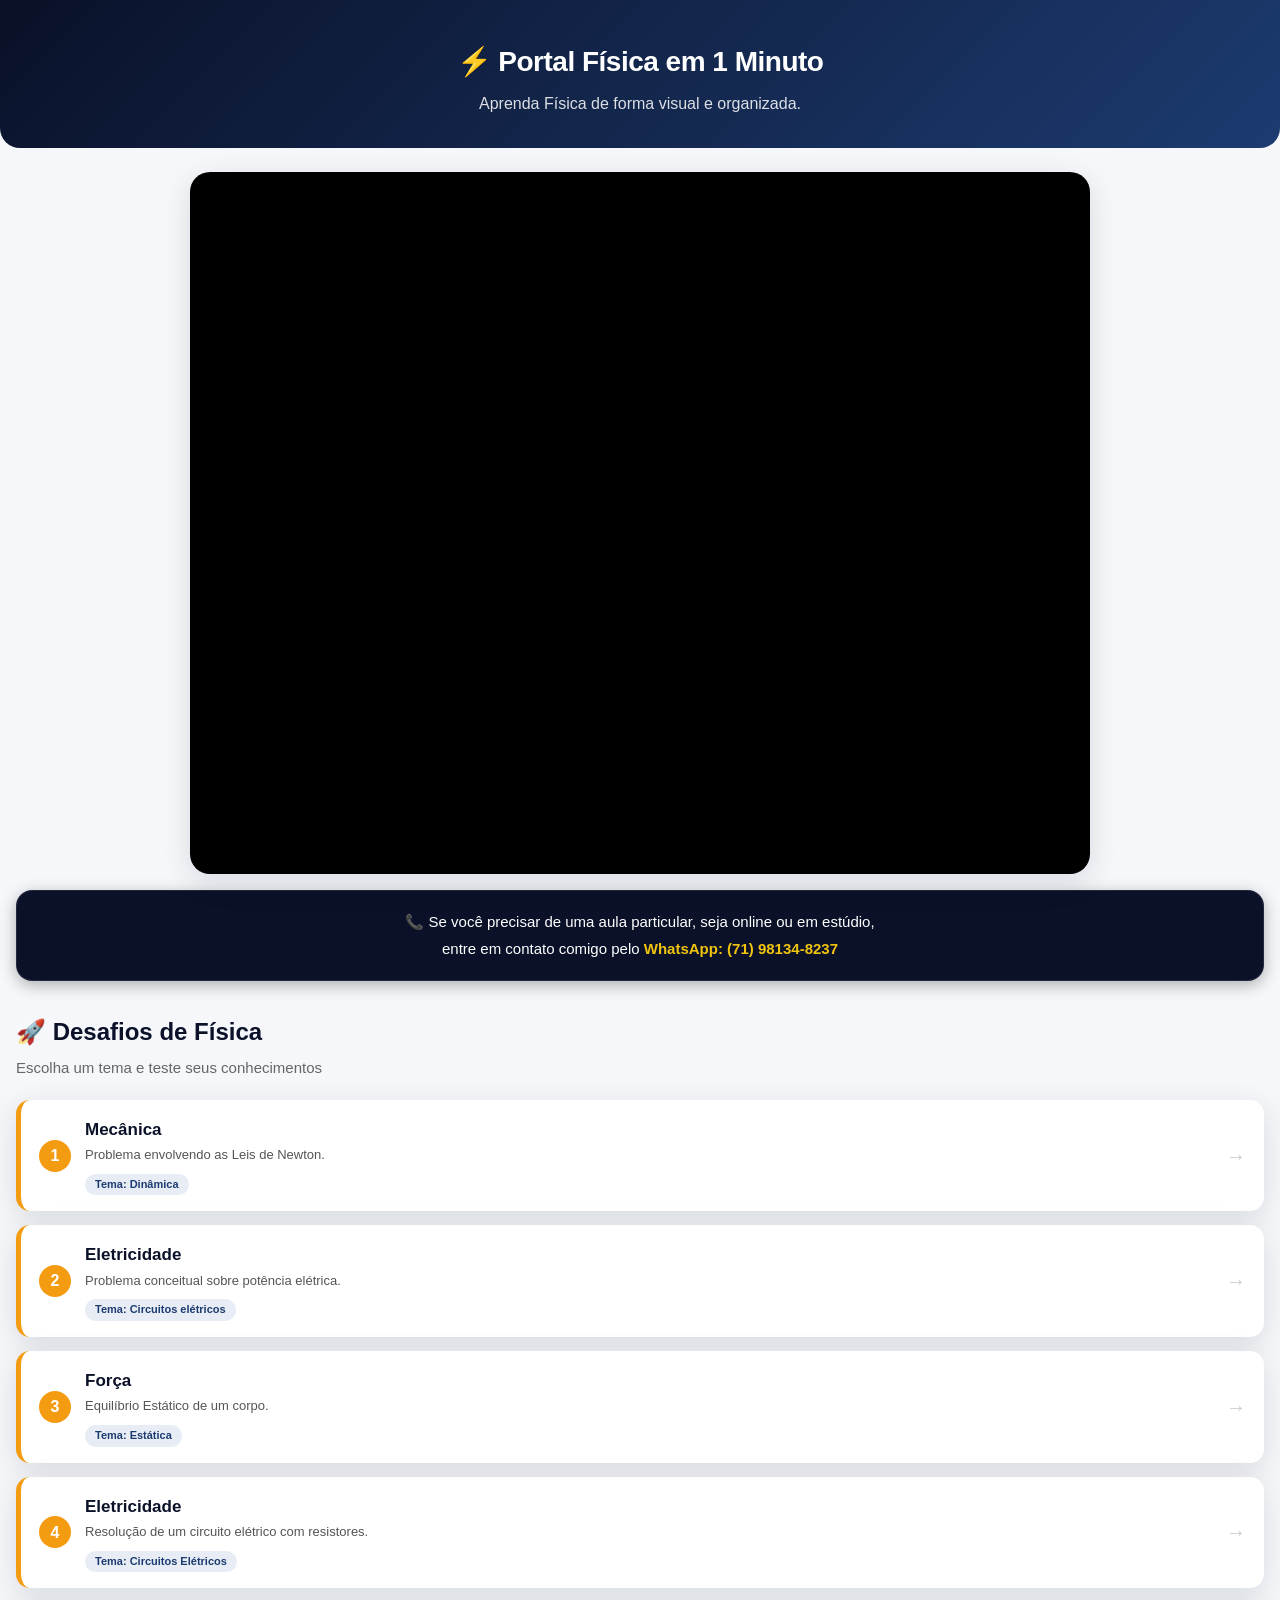
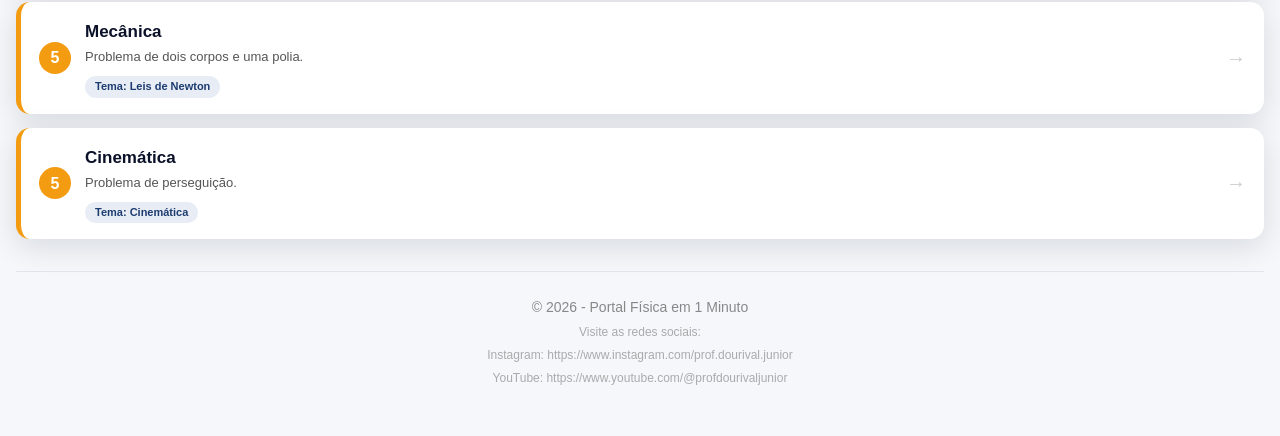
<file: index.html>
<!DOCTYPE html>
<html lang="pt-br">
<head>
  <meta charset="UTF-8">
  <meta name="viewport" content="width=device-width, initial-scale=1.0, maximum-scale=1.0, user-scalable=yes">
  <title>Física em 1 Minuto</title>
  <link rel="stylesheet" href="style.css">
</head>
<body>

  <!-- HEADER COM GRADIENTE -->
  <header class="hero">
    <div class="hero-content">
      <h1>⚡ Portal Física em 1 Minuto</h1>
      <p>Aprenda Física de forma visual e organizada.</p>
    </div>
  </header>

<!-- VÍDEO INTRODUTÓRIO COM YOUTUBE -->
<section class="video-section">
  <div class="video-wrapper">
    <iframe 
      id="videoFisica"
      class="video-player" 
      src="https://www.youtube.com/embed/FFSEg3pzjQE?modestbranding=1&showinfo=0&rel=0" 
      title="Vídeo aula" 
      frameborder="0" 
      allow="accelerometer; autoplay; clipboard-write; encrypted-media; gyroscope; picture-in-picture" 
      allowfullscreen>
    </iframe>
  </div>
  
  <!-- QUADRO PRETO COM TEXTO DE CONTATO -->
  <div class="contato-box">
    <p>📞 Se você precisar de uma aula particular, seja online ou em estúdio,</p>
    <p>entre em contato comigo pelo <strong>WhatsApp: (71) 98134-8237</strong></p>
  </div>
</section>    

  <!-- DESAFIOS ORGANIZADOS -->
  <section class="desafios">
    <h2>🚀 Desafios de Física</h2>
    <p class="subtitulo">Escolha um tema e teste seus conhecimentos</p>

    <div class="desafio-grid">

      <!-- Desafio 1 -->
      <a href="desafio1.html" class="desafio-card">
        <span class="badge">1</span>
        <div class="card-content">
          <h3>Mecânica</h3>
          <p>Problema envolvendo as Leis de Newton.</p>
          <span class="tema">Tema: Dinâmica</span>
        </div>
        <div class="card-arrow">→</div>
      </a>

      <!-- Desafio 2 -->
      <a href="desafio2.html" class="desafio-card">
        <span class="badge">2</span>
        <div class="card-content">
          <h3>Eletricidade</h3>
          <p>Problema conceitual sobre potência elétrica.</p>
          <span class="tema">Tema: Circuitos elétricos</span>
        </div>
        <div class="card-arrow">→</div>
      </a>

      <!-- Desafio 3 -->
      <a href="desafio3.html" class="desafio-card">
        <span class="badge">3</span>
        <div class="card-content">
          <h3>Força</h3>
          <p>Equilíbrio Estático de um corpo.</p>
          <span class="tema">Tema: Estática</span>
        </div>
        <div class="card-arrow">→</div>
      </a>

      <!-- Desafio 4 -->
      <a href="desafio4.html" class="desafio-card">
        <span class="badge">4</span>
        <div class="card-content">
          <h3>Eletricidade</h3>
          <p>Resolução de um circuito elétrico com resistores.</p>
          <span class="tema">Tema: Circuitos Elétricos</span>
        </div>
        <div class="card-arrow">→</div>
      </a>

      <!-- Desafio 5 -->
      <a href="desafio5.html" class="desafio-card">
        <span class="badge">5</span>
        <div class="card-content">
          <h3>Mecânica</h3>
          <p>Problema de dois corpos e uma polia.</p>
          <span class="tema">Tema: Leis de Newton</span>
        </div>
        <div class="card-arrow">→</div>
      </a>

 <!-- Desafio 6 -->
      <a href="desafio6.html" class="desafio-card">
        <span class="badge">5</span>
        <div class="card-content">
          <h3>Cinemática</h3>
          <p>Problema de perseguição.</p>
          <span class="tema">Tema: Cinemática</span>
        </div>
        <div class="card-arrow">→</div>
      </a>
      
    </div>
  </section>

  <!-- FOOTER -->
  <footer>
    <p>© 2026 - Portal Física em 1 Minuto</p>
    <p class="footer-small">Visite as redes sociais:</p>
    <p class="footer-small">Instagram: https://www.instagram.com/prof.dourival.junior</p>
    <p class="footer-small">YouTube: https://www.youtube.com/@profdourivaljunior</p>
  </footer>

  <script>
    // Script para fallback - AGORA CORRETO
    const video = document.getElementById("videoFisica");
    const fallback = document.getElementById("fallbackDrive");
    const linkYouTube = document.getElementById("linkYouTube");

    if (video) {
      video.addEventListener("error", function () {
        fallback.style.display = "block";
        linkYouTube.style.display = "none";
        video.style.display = "none";
      });
    }
  </script>

  <script src="script.js"></script>

</body>
</html>
</file>
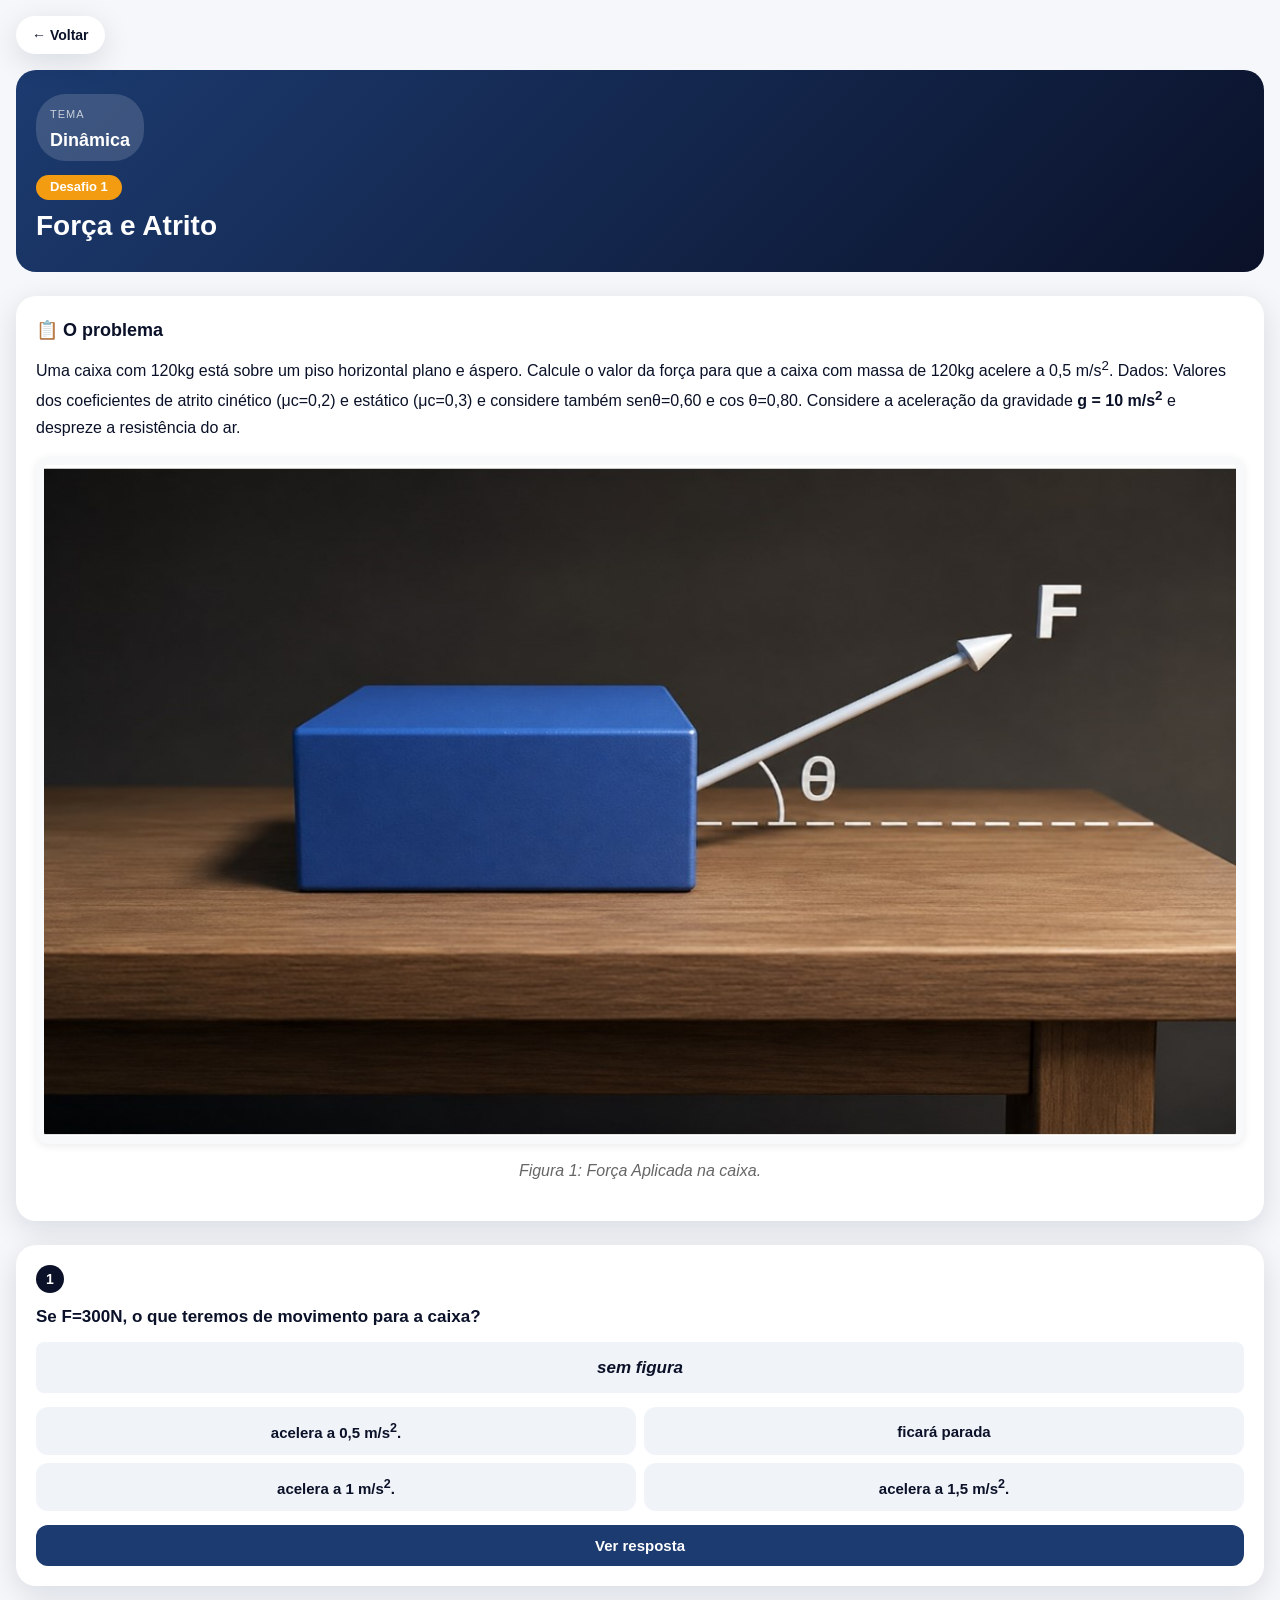
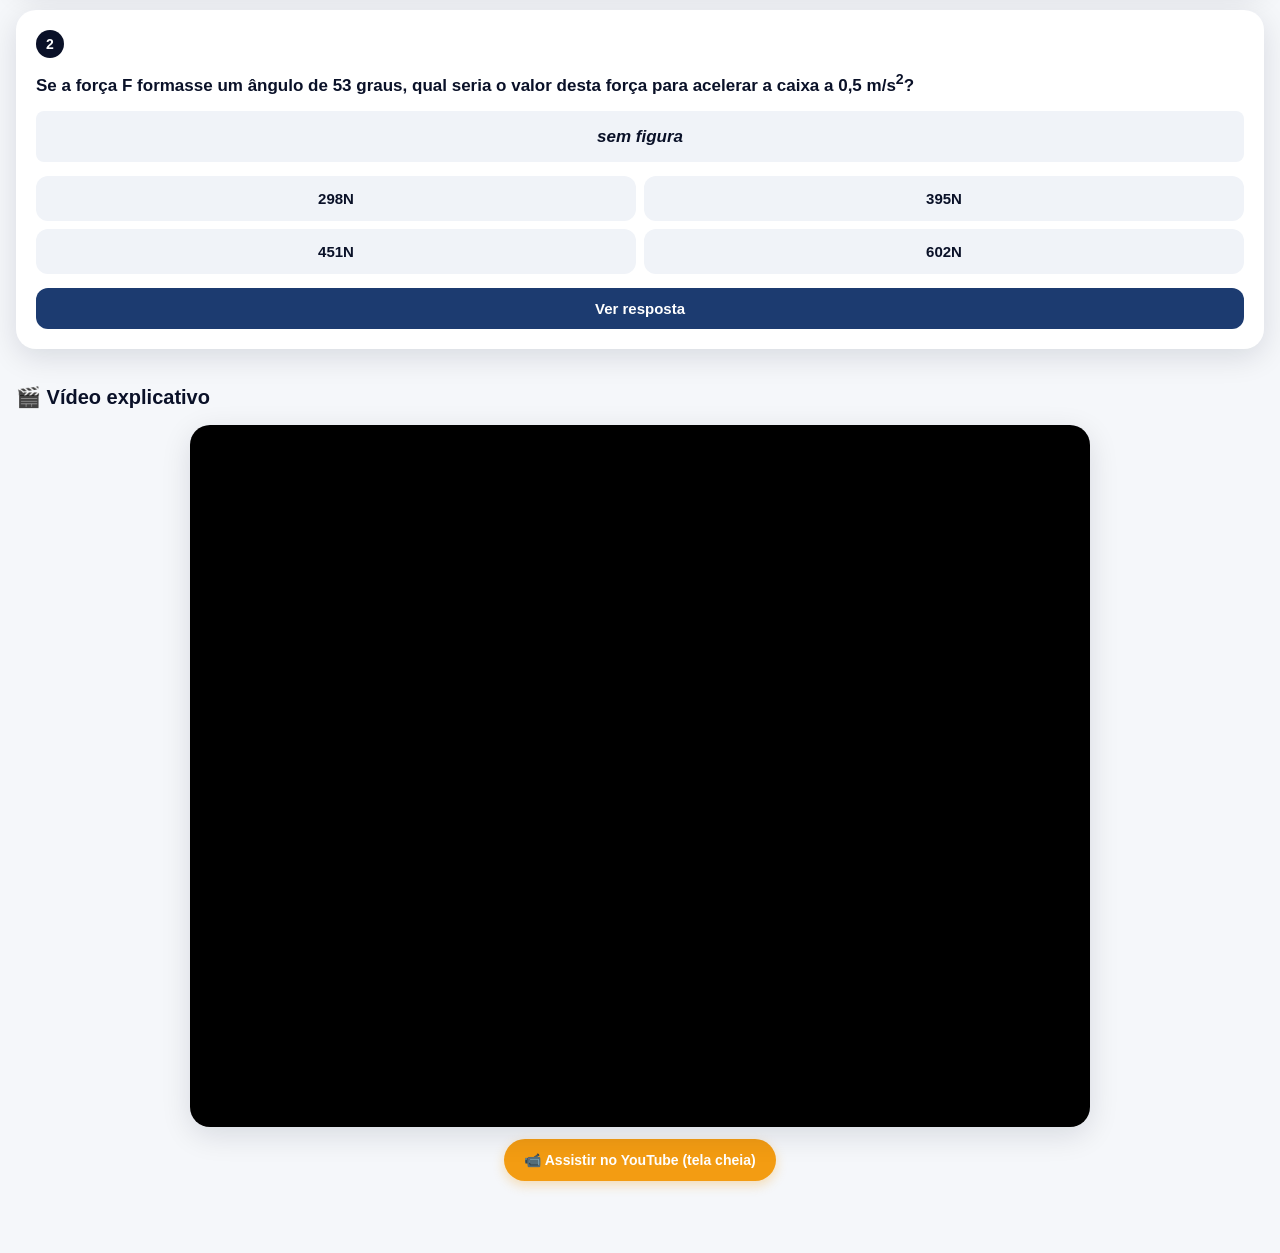
<file: desafio1.html>
<!DOCTYPE html>
<html lang="pt-br">
<head>
  <meta charset="UTF-8">
  <meta name="viewport" content="width=device-width, initial-scale=1.0, maximum-scale=1.0, user-scalable=yes">
  <title>Desafio 1 - Dinâmica - Leis de Newton</title>
  <link rel="stylesheet" href="style.css">
</head>
<body>

  <!-- BOTÃO VOLTAR -->
  <div class="back-button">
    <a href="index.html" class="btn-back">← Voltar</a>
  </div>

  <!-- HEADER DO DESAFIO -->
  <header class="desafio-header">
    <div class="tema-box">
      <span class="tema-label">Tema</span>
      <h2>Dinâmica</h2>
    </div>
    <div class="desafio-titulo">
      <span class="badge-grande">Desafio 1</span>
      <h1>Força e Atrito</h1>
    </div>
  </header>

  <!-- ENUNCIADO -->
  <section class="enunciado">
    <div class="enunciado-box">
      <h3>📋 O problema</h3>
      <p>
        Uma caixa com 120kg está sobre um piso horizontal plano e áspero. 
Calcule o valor da força para que a caixa com massa de 120kg acelere a 0,5 m/s<sup>2</sup>.
Dados: Valores dos coeficientes de atrito cinético (μc=0,2) e estático (μc=0,3) e considere também senθ=0,60 e cos θ=0,80.
Considere a aceleração da gravidade <strong>g = 10 m/s<sup>2</sup></strong> e despreze a resistência do ar.
      </p>
      
      <!-- FIGURA DO DESAFIO --> 
      <div class="figura-container">
        <img src="imagens/desafio1.jpg" alt="Queda Livre" class="figura-desafio">
        <p class="legenda-figura">Figura 1: Força Aplicada na caixa.</p>
      </div>
    </div>
  </section>

  <!-- PERGUNTA 1 -->
  <section class="perguntas">
    <div class="pergunta-card">
      <span class="pergunta-numero">1</span>
      <p>Se F=300N, o que teremos de movimento para a caixa?</p>
      
      <!-- FIGURA DA PERGUNTA 1 -->
      <div class="figura-pergunta">
        <p class="sem-figura">sem figura</p>
      </div>
      
      <div class="opcoes">
        <button class="opcao" data-correta="false">acelera a 0,5 m/s<sup>2</sup>.</button>
        <button class="opcao" data-correta="true">ficará parada</button>
        <button class="opcao" data-correta="false">acelera a 1 m/s<sup>2</sup>.</button>
        <button class="opcao" data-correta="false">acelera a 1,5 m/s<sup>2</sup>.</button>
      </div>
      <button class="btn-resposta">Ver resposta</button>
      <div class="resposta-oculta">
        <p>✅ <strong>fica parada</strong> (usando 300N<326N)</p>
      </div>
    </div>

    <!-- PERGUNTA 2 -->
    <div class="pergunta-card">
      <span class="pergunta-numero">2</span>
      <p>Se a força F formasse um ângulo de 53 graus, qual seria o valor desta força para acelerar a caixa a 0,5 m/s<sup>2</sup>?</p>
      
      <!-- FIGURA DA PERGUNTA 2 -->
      <div class="figura-pergunta">
        <p class="sem-figura">sem figura</p>
      </div>
      
      <div class="opcoes">
        <button class="opcao" data-correta="false">298N</button>
        <button class="opcao" data-correta="true">395N</button>
        <button class="opcao" data-correta="false">451N</button>
        <button class="opcao" data-correta="false">602N</button>
      </div>
      <button class="btn-resposta">Ver resposta</button>
      <div class="resposta-oculta">
        <p>✅ <strong>395N</strong> (usando Fx=F·cos53° e Fy=F·sen53°)</p>
      </div>
    </div>
  </section>

  <!-- VÍDEO APOIO -->
  <section class="video-apoio">
    <h3>🎬 Vídeo explicativo</h3>
    <div class="video-wrapper">
      <iframe 
        width="560" 
        height="315" 
        src="https://www.youtube.com/embed/yUH4mBgcCFQ" 
        title="Vídeo explicativo" 
        frameborder="0" 
        allow="accelerometer; autoplay; clipboard-write; encrypted-media; gyroscope; picture-in-picture; web-share" 
        allowfullscreen>
      </iframe>
    </div>
    <div class="video-link">
      <a href="https://www.youtube.com/watch?v=yUH4mBgcCFQ" target="_blank" class="btn-drive">
        📹 Assistir no YouTube (tela cheia)
      </a>
    </div>
  </section>

  <script src="script.js"></script>
</body>
</html>
</file>
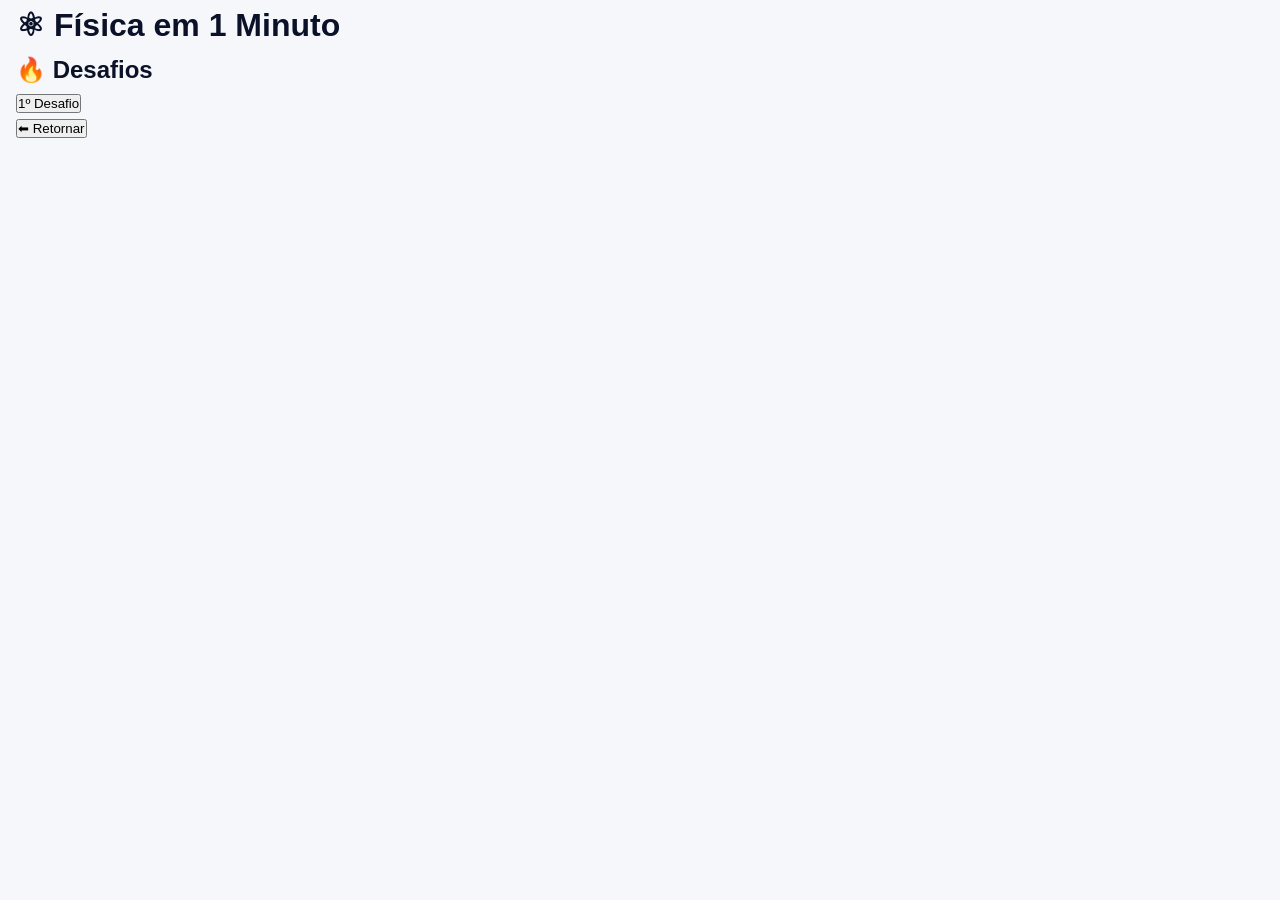
<file: fisica.html>
<!-- ========================= -->
<!-- fisica.html -->
<!-- ========================= -->

<!DOCTYPE html>
<html lang="pt-br">

<head>

  <meta charset="UTF-8">

  <meta name="viewport"
        content="width=device-width, initial-scale=1.0">

  <title>
    Física em 1 Minuto
  </title>

  <link rel="stylesheet"
        href="style.css">

</head>

<body>

<div class="background"></div>

<header class="main-header">

  <div class="hero-box">

    <h1>
      ⚛ Física em 1 Minuto
    </h1>

  </div>

</header>

<section class="challenge-section">

  <h2>
    🔥 Desafios
  </h2>

  <div class="challenge-card">

    <h3>
      
    </h3>

    <a href="desafio1.html">

      <button>

        1º Desafio

      </button>

    </a>

  </div>

</section>

<button
class="back-btn"
onclick="goBack()">

⬅ Retornar

</button>

<script src="script.js"></script>

</body>
</html>
</file>
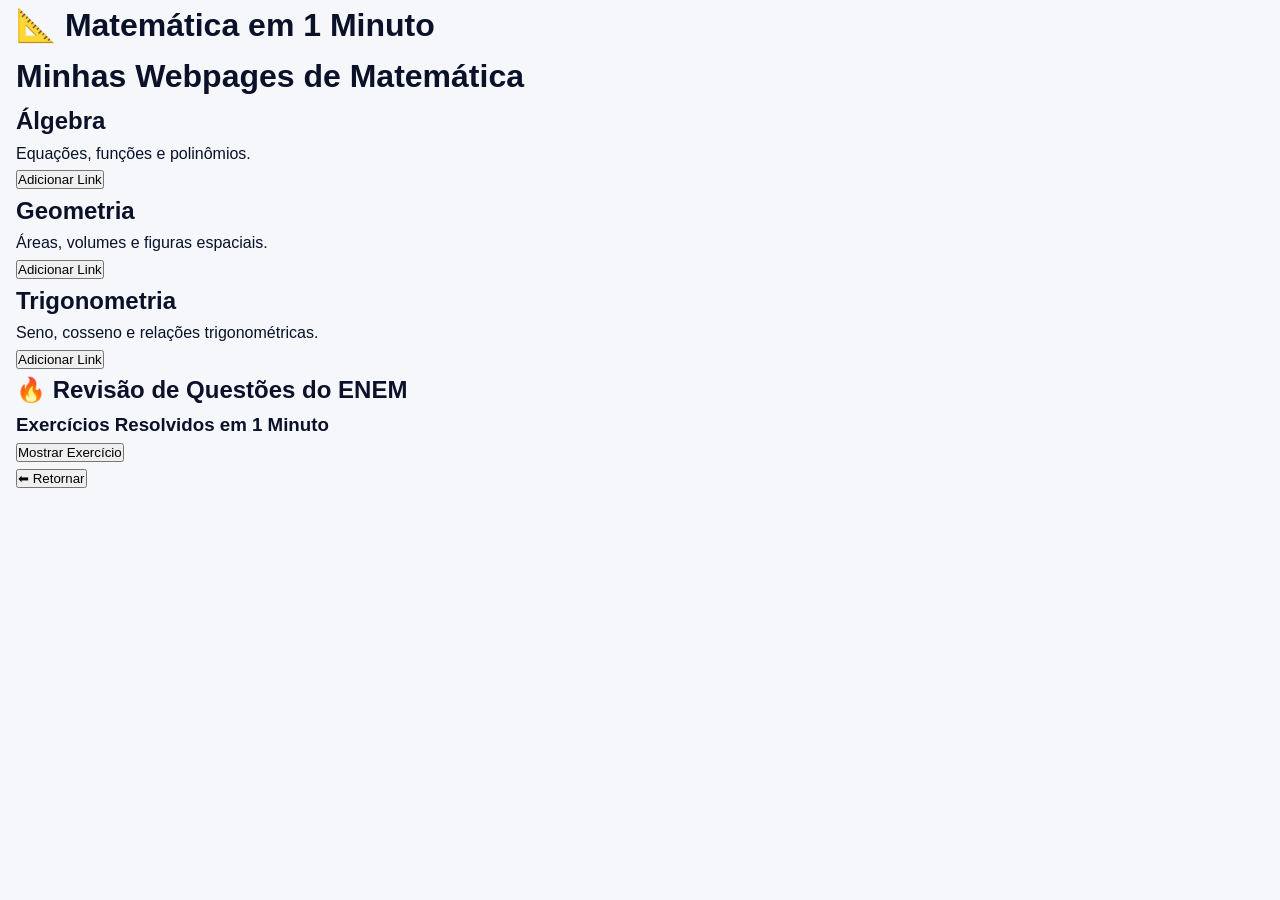
<file: matematica.html>
<!-- ========================= -->
<!-- matematica.html -->
<!-- ========================= -->
<!DOCTYPE html>
<html lang="pt-br">
<head>
  <meta charset="UTF-8">
  <meta name="viewport" content="width=device-width, initial-scale=1.0">
  <title>Matemática em 1 Minuto</title>
  <link rel="stylesheet" href="style.css">
</head>
<body>

<header>
  <h1>📐 Matemática em 1 Minuto</h1>
</header>

<div class="menu-container">

  <div class="topic-card">
<h1>Minhas Webpages de Matemática</h2>
    <h2>Álgebra</h2>
    <p>Equações, funções e polinômios.</p>
    <button>Adicionar Link</button>
  </div>

  <div class="topic-card">
    <h2>Geometria</h2>
    <p>Áreas, volumes e figuras espaciais.</p>
    <button>Adicionar Link</button>
  </div>

  <div class="topic-card">
    <h2>Trigonometria</h2>
    <p>Seno, cosseno e relações trigonométricas.</p>
    <button>Adicionar Link</button>
  </div>

</div>

<section class="enem">
  <h2>🔥 Revisão de Questões do ENEM</h2>

  <div class="exercise">
    <h3>Exercícios Resolvidos em 1 Minuto</h3>

    <button onclick="showMathExercise()">
      Mostrar Exercício
    </button>

    <div id="mathExercise"></div>
  </div>
</section>

<button class="back-btn" onclick="goBack()">⬅ Retornar</button>

<script src="script.js"></script>
</body>
</html>
</file>
<file: style.css>
/* ===== RESET E BASE ===== */
* {
  margin: 0;
  padding: 0;
  box-sizing: border-box;
}

body {
  font-family: -apple-system, BlinkMacSystemFont, 'Segoe UI', Roboto, sans-serif;
  background: #F5F7FA;
  color: #0A1128;
  line-height: 1.6;
  padding: 0 16px 40px;
}

/* ===== PALETA DE CORES ===== */
:root {
  --primary: #0A1128;
  --secondary: #1C3B70;
  --accent: #F39C12;
  --accent-light: #F1C40F;
  --bg-light: #F5F7FA;
  --white: #FFFFFF;
  --shadow: 0 8px 30px rgba(10, 17, 40, 0.12);
  --radius: 20px;
}

/* ===== HEADER HERO ===== */
.hero {
  background: linear-gradient(135deg, #0A1128 0%, #1C3B70 100%);
  color: white;
  padding: 40px 20px 32px;
  border-radius: 0 0 var(--radius) var(--radius);
  margin: 0 -16px 24px;
  text-align: center;
}

.hero h1 {
  font-size: 28px;
  font-weight: 800;
  letter-spacing: -0.5px;
  margin-bottom: 6px;
}

.hero p {
  font-size: 16px;
  opacity: 0.85;
  font-weight: 400;
}

/* ===== VÍDEO ===== */
.video-section {
  margin: 0 0 32px;
}

.video-wrapper {
  position: relative;
  width: 100%;
  max-width: 900px;  /* ← Limita a largura máxima */
  margin: 0 auto;    /* ← Centraliza o vídeo */
  padding-bottom: 56.25%; /* ← 16:9 (altura correta) */
  height: 0;
  overflow: hidden;
  border-radius: var(--radius);
  background: #000;
  box-shadow: var(--shadow);
}

.video-wrapper iframe {
  position: absolute;
  top: 0;
  left: 0;
  width: 100%;
  height: 100%;
  border: none;
  border-radius: var(--radius);
}

.video-wrapper video {
  position: absolute;
  top: 0;
  left: 0;
  width: 100%;
  height: 100%;
  object-fit: cover;
  border-radius: var(--radius);
}

.video-link {
  margin-top: 12px;
  text-align: center;
}

.btn-drive {
  display: inline-block;
  padding: 10px 20px;
  background: var(--accent);
  color: white;
  text-decoration: none;
  border-radius: 30px;
  font-weight: 700;
  font-size: 14px;
  transition: all 0.2s;
  box-shadow: 0 4px 12px rgba(243, 156, 18, 0.3);
}

.btn-drive:active {
  transform: scale(0.96);
}

/* ===== DESAFIOS ===== */
.desafios {
  margin: 32px 0;
}

.desafios h2 {
  font-size: 24px;
  font-weight: 800;
  color: var(--primary);
  margin-bottom: 4px;
}

.subtitulo {
  color: #666;
  font-size: 15px;
  margin-bottom: 20px;
}

.desafio-grid {
  display: flex;
  flex-direction: column;
  gap: 14px;
}

.desafio-card {
  display: flex;
  align-items: center;
  justify-content: space-between;
  background: var(--white);
  padding: 16px 18px;
  border-radius: 14px;
  box-shadow: var(--shadow);
  text-decoration: none;
  color: var(--primary);
  transition: all 0.2s;
  border-left: 5px solid var(--accent);
}

.desafio-card:active {
  transform: scale(0.98);
  background: #f8f9fa;
}

.badge {
  display: inline-flex;
  align-items: center;
  justify-content: center;
  background: var(--accent);
  color: white;
  font-weight: 800;
  font-size: 16px;
  width: 32px;
  height: 32px;
  border-radius: 50%;
  flex-shrink: 0;
  margin-right: 14px;
}

.card-content {
  flex: 1;
}

.card-content h3 {
  font-size: 17px;
  font-weight: 700;
  margin-bottom: 2px;
}

.card-content p {
  font-size: 13px;
  color: #555;
  margin-bottom: 4px;
}

.tema {
  font-size: 11px;
  background: #E8EDF5;
  padding: 2px 10px;
  border-radius: 30px;
  color: var(--secondary);
  font-weight: 600;
  display: inline-block;
}

.card-arrow {
  font-size: 20px;
  color: #CCC;
  margin-left: 10px;
}

/* ===== PÁGINA DESAFIO ===== */
.back-button {
  margin: 16px 0 8px;
}

.btn-back {
  display: inline-block;
  padding: 8px 16px;
  background: var(--white);
  border-radius: 30px;
  box-shadow: var(--shadow);
  text-decoration: none;
  color: var(--primary);
  font-weight: 600;
  font-size: 14px;
}

.desafio-header {
  background: linear-gradient(135deg, var(--secondary), var(--primary));
  color: white;
  padding: 24px 20px;
  border-radius: var(--radius);
  margin: 16px 0 24px;
}

.tema-box {
  background: rgba(255,255,255,0.15);
  padding: 6px 14px;
  border-radius: 30px;
  display: inline-block;
  margin-bottom: 12px;
}

.tema-label {
  font-size: 11px;
  text-transform: uppercase;
  letter-spacing: 1px;
  opacity: 0.7;
}

.tema-box h2 {
  font-size: 18px;
  margin: 0;
}

.desafio-titulo h1 {
  font-size: 28px;
  font-weight: 800;
  margin-top: 4px;
}

.badge-grande {
  display: inline-block;
  background: var(--accent);
  padding: 2px 14px;
  border-radius: 30px;
  font-size: 13px;
  font-weight: 700;
}

/* ===== ENUNCIADO ===== */
.enunciado-box {
  background: var(--white);
  padding: 20px;
  border-radius: var(--radius);
  box-shadow: var(--shadow);
  margin-bottom: 24px;
}

.enunciado-box h3 {
  font-size: 18px;
  margin-bottom: 10px;
  color: var(--primary);
}

.enunciado-box p {
  font-size: 16px;
  line-height: 1.7;
  margin-bottom: 16px;
}

/* ===== FIGURAS ===== */
.figura-container {
  margin: 16px 0 8px;
  text-align: center;
}

.figura-desafio {
  max-width: 100%;
  height: auto;
  border-radius: 12px;
  box-shadow: 0 2px 8px rgba(0,0,0,0.08);
  background: #F8F9FA;
  padding: 8px;
}

.legenda-figura {
  font-size: 13px;
  color: #666;
  margin-top: 6px;
  font-style: italic;
}

.figura-pergunta {
  margin: 12px 0 14px;
  text-align: center;
}

.figura-pequena {
  max-width: 100%;
  height: auto;
  border-radius: 10px;
  max-height: 200px;
  background: #F8F9FA;
  padding: 6px;
  border: 1px solid #E8EDF5;
}

.sem-figura {
  color: #999;
  font-size: 13px;
  font-style: italic;
  padding: 12px;
  background: #F0F3F8;
  border-radius: 8px;
}

/* ===== PERGUNTAS ===== */
.perguntas {
  display: flex;
  flex-direction: column;
  gap: 24px;
  margin: 24px 0;
}

.pergunta-card {
  background: var(--white);
  padding: 20px;
  border-radius: var(--radius);
  box-shadow: var(--shadow);
}

.pergunta-numero {
  display: inline-block;
  background: var(--primary);
  color: white;
  width: 28px;
  height: 28px;
  text-align: center;
  line-height: 28px;
  border-radius: 50%;
  font-weight: 700;
  font-size: 14px;
  margin-bottom: 10px;
}

.pergunta-card p {
  font-size: 17px;
  font-weight: 600;
  margin-bottom: 6px;
  color: var(--primary);
}

.opcoes {
  display: grid;
  grid-template-columns: 1fr 1fr;
  gap: 8px;
  margin: 10px 0 14px;
}

.opcao {
  background: #F0F3F8;
  border: 2px solid transparent;
  padding: 12px 8px;
  border-radius: 12px;
  font-size: 15px;
  font-weight: 600;
  color: var(--primary);
  cursor: pointer;
  transition: all 0.2s;
  text-align: center;
}

.opcao:active {
  transform: scale(0.96);
}

.opcao.selecionada {
  border-color: var(--accent);
  background: #FFF8E7;
}

.opcao.certa {
  border-color: #27AE60;
  background: #EAFAF1;
  color: #27AE60;
}

.opcao.errada {
  border-color: #E74C3C;
  background: #FDEDEC;
  color: #E74C3C;
}

.btn-resposta {
  width: 100%;
  padding: 12px;
  background: var(--secondary);
  color: white;
  border: none;
  border-radius: 12px;
  font-size: 15px;
  font-weight: 700;
  cursor: pointer;
  transition: all 0.2s;
}

.btn-resposta:active {
  transform: scale(0.97);
  background: var(--primary);
}

.btn-resposta:disabled {
  opacity: 0.6;
  cursor: not-allowed;
}

.resposta-oculta {
  display: none;
  margin-top: 12px;
  padding: 14px;
  background: #EAFAF1;
  border-radius: 12px;
  border-left: 4px solid #27AE60;
}

.resposta-oculta.visivel {
  display: block;
}

/* ===== VÍDEO APOIO ===== */
.video-apoio {
  margin: 32px 0;
}

.video-apoio h3 {
  font-size: 20px;
  margin-bottom: 12px;
  color: var(--primary);
}

/* ===== FOOTER ===== */
footer {
  text-align: center;
  padding: 24px 0 8px;
  color: #888;
  font-size: 14px;
  border-top: 1px solid #E0E5ED;
  margin-top: 24px;
}

.footer-small {
  font-size: 12px;
  color: #AAA;
  margin-top: 4px;
}
/* ===== QUADRO PRETO DE CONTATO ===== */
.contato-box {
  background: #0A1128;
  color: #fff;
  padding: 16px 20px;
  border-radius: 16px;
  text-align: center;
  margin-top: 16px;
  border: 1px solid rgba(255, 255, 255, 0.1);
  box-shadow: 0 4px 16px rgba(0, 0, 0, 0.3);
}

.contato-box p {
  margin: 4px 0;
  font-size: 15px;
  line-height: 1.5;
}

.contato-box strong {
  color: #F1C40F;
  font-weight: 700;
}
</file>
